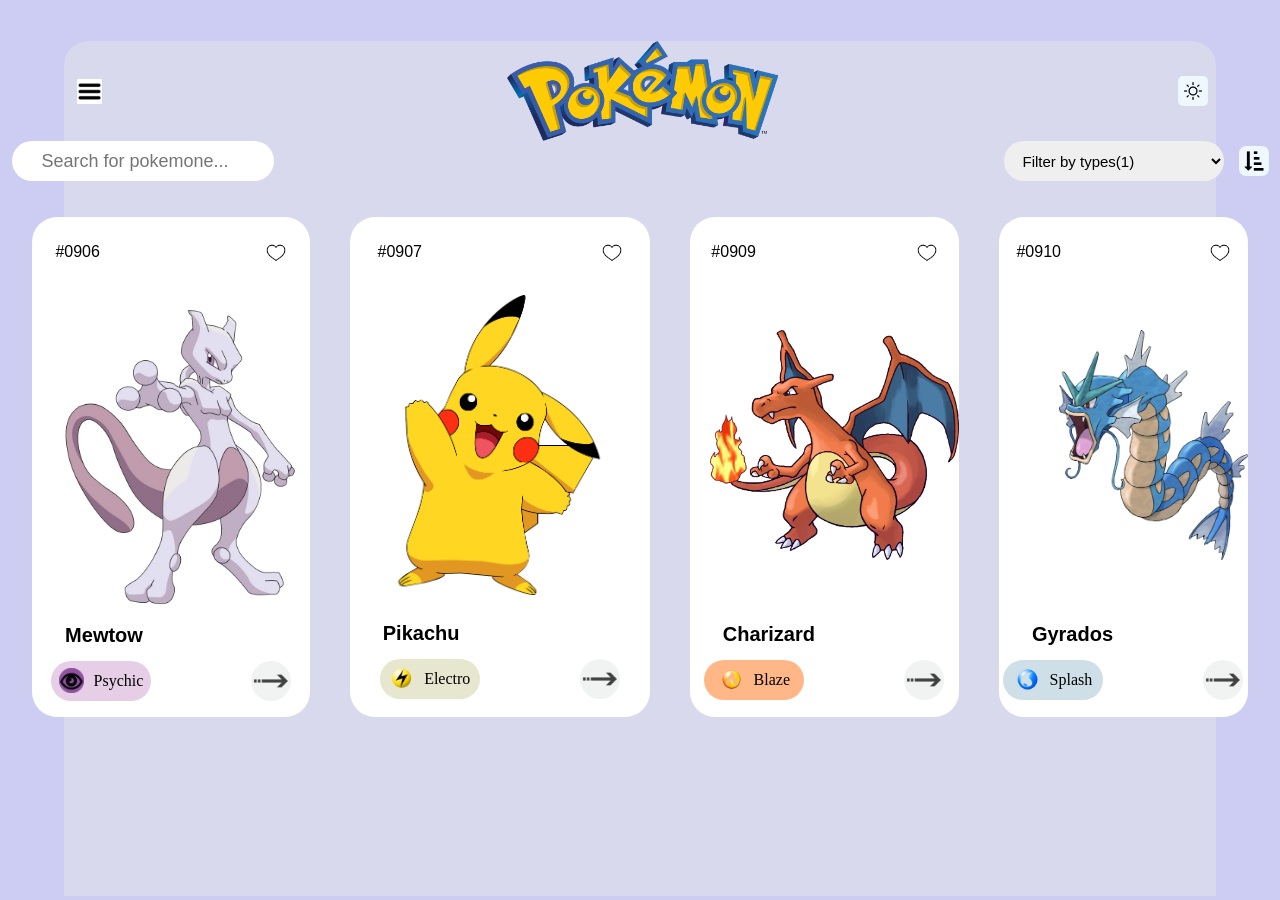
<file: Assignment 1/index.html>
<!doctype html>
<html lang="en">
  <head>
    <meta charset="UTF-8" />
    <meta name="viewport" content="width=device-width, initial-scale=1.0" />
    <title>PokeVerse - Explore Your Favorite Pokémon</title>
    <meta name="description" content="PokeVerse is a Pokémon-themed web page built using HTML and CSS. Explore Pokémon cards, search your favorite characters, and enjoy a clean modern UI design.">
    <link rel="stylesheet" href="style.css" />
    <link
      rel="stylesheet"
      href="https://cdnjs.cloudflare.com/ajax/libs/font-awesome/6.5.1/css/all.min.css"/>
      <link rel="icon" type="image/png" href="./pokeball.png">
  </head>
  <body>
    <div id="container">
      <div id="nav">
        <img id="menubar" src="./images.png" alt="" />
        <img id="pokelogo" src="./pngegg.png" alt="image not found" />
        <div id="nightmode">
          <img id="sun" src="./sun.png" alt="" />
        </div>
      </div>

      <div id="header">
        <input type="text"placeholder="Search for pokemone..."id="inputpoke"/>
        <div id="right">
          <select name="Filter " id="Filter">
            <option>Filter by types(1)</option>
          </select>
          <img src="./sort button.png" alt="not found" id="sortbutton" />
        </div>

      </div>
      <br><br>

      <div id="mainbody">
        <div class="all" id="card1">
          <div id="top"><p id="code">#0906</p> <img id="heart" src="./heart button.png" alt=""> </div> <br>
          <img id="mew" src="./mewtow.png" alt=""><br>
          <h1>Mewtow</h1>
          <div id="bottom">
              <div class="attack">
                <img id="mewatk" src="./energymew.png"alt="">
                <p id="atk_nme">Psychic</p>
              </div>
              <img  id="arrow" src="./arrow.png" alt="">
          </div>
        </div>
        <div class="all" id="card2">
          <div id="top"><p id="code">#0907</p> <img id="heart" src="./heart button.png" alt=""> </div> <br>
          <img id="pika" src="./pikachu (1).png" alt=""><br><br>
          <h1>Pikachu</h1>
          <div id="bottom">
              <div class="attack2">
                <img id="mewatk" src="./pika atk.png"alt="">
                <p id="atk_nme">Electro</p>
              </div>
              <img  id="arrow" src="./arrow.png" alt="">
          </div> 
        </div>
        <div class="all" id="card3">
          <div id="top"><p id="code">#0909</p> <img id="heart" src="./heart button.png" alt=""> </div> <br>
          <img id="chari" src="./charizard.png" alt=""><br><br><br><br>
          <h1>Charizard</h1> 
          <div id="bottom">
              <div class="attack3">
                <img id="mewatk" src="./fire logo.png"alt="">
                <p id="atk_nme">Blaze</p>
              </div>
              <img  id="arrow" src="./arrow.png" alt="">
          </div>
          </div>
          <div class="all" id="card4">
            <div id="top"><p id="code">#0910</p> <img id="heart" src="./heart button.png" alt=""> </div> <br>
          <img id="gly" src="./gly.png" alt=""><br><br><br><br>
          <h1>Gyrados</h1>
          <div id="bottom">
              <div class="attack4">
                <img id="mewatk" src="./splash.png"alt="">
                <p id="atk_nme">Splash</p>
              </div>
              <img  id="arrow" src="./arrow.png" alt="">
          </div>
          </div>
        </div>   
        </div>
    </div>
  </body> 
</html>
</file>
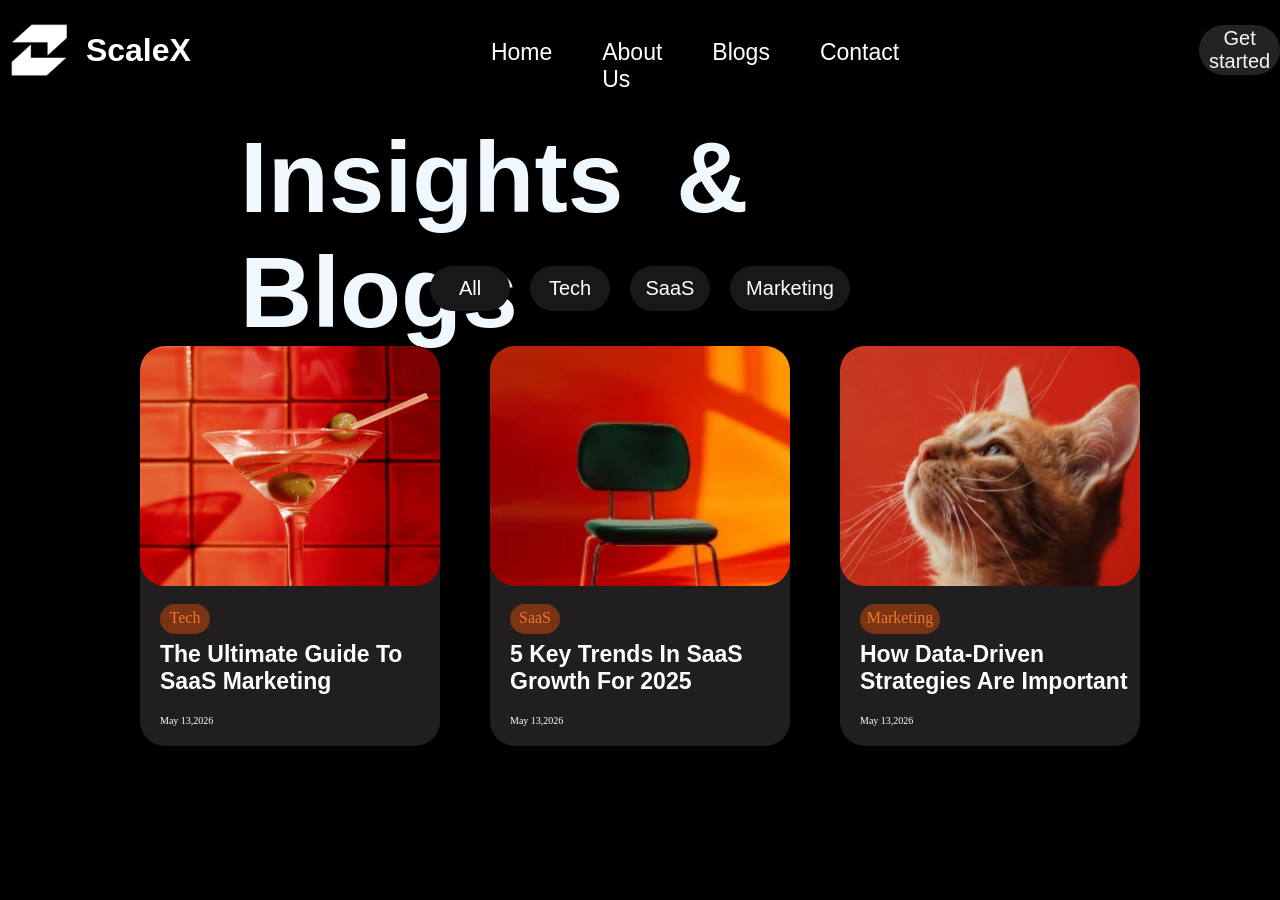
<file: assignment 2/index.html>
<!DOCTYPE html>
<html lang="en">
<head>
    <meta charset="UTF-8">
    <meta name="viewport" content="width=device-width, initial-scale=1.0">

    <title>Document</title>
    <link rel="stylesheet" href="style.css">
</head>
<body> 

        <div id="navbar">
            <div id="logoname">
                <img src="./logo X.png" alt="not found" class="logo">
                <h1 class="name" >ScaleX</h1>
            </div>
            <div id="menubar">
                <span class="menuopt" >Home</span>
                <span class="menuopt" >About Us</span>
                <span class="menuopt" >Blogs</span>
                <span class="menuopt" >Contact</span>
            </div>
                <button id="getstarted">Get started</button>
            </div>
            <div id="heading">
            <h1 class="H">Insights & Blogs</h1>
            </div><br>
        
            <div id="options">
                <span class="opt" >All</span>
                <span class="opt" >Tech</span>
                <span class="opt" >SaaS</span>
                <span class="opt1" >Marketing</span>
            </div><br>


        <div id="mainbody">
            <div class="card">
                <div  class="imag"   id="img1"></div>
                <div class="content1"><br>
                    <p class="T1">Tech</p>
                    <h3 id="text1">The Ultimate Guide To <br>SaaS Marketing</h3><br><br><br>
                    <p class="date">May 13,2026</p>
                </div>
            </div> 
            
            <div class="card">
                <div class="imag" id="img2"></div>
                <div class="content2"><br>
                <p class="T2">SaaS</p>
                    <h3 id="text2">5 Key Trends In SaaS<br>Growth For 2025</h3><br><br><br>
                    <p class="date">May 13,2026</p>
            </div>
            </div>
            <div class="card">
                <div class="imag" id="img3"></div>
                <div class="content3"><br>
                <p class="T3">Marketing</p>
                    <h3 id="text3">How Data-Driven<br>Strategies Are Important</h3><br><br><br> 
                    <p class="date">May 13,2026</p>
            </div>
            </div>
            
        </div>
</file>
<file: Assignment 1/style.css>
*{
    margin: 0;
    padding: 0;
    box-sizing: border-box;
}

html,body{
    background-color: rgb(205, 205, 243);
    height: 100%;
    width: 100%;
    display: flex;
    justify-content: center;
    align-items: center;
}
#container{ 
    height: 95vh;
    width: 90vw;
    background-color: rgb(217, 217, 238);
    gap: 190px;
    margin-top: 37px;
    border-top-left-radius:25px;
    border-top-right-radius:25px;


}
#pokelogo{
    height: 100px;
    transition-duration: 0.6s;
}
#pokelogo:hover{
    transform: scale(1.1);
}

#menubar{
    height: 35px;  
    padding: 5px;
    border-radius:6px;
}
#menubar:hover{
    transform: scale(1.1);
    color: aliceblue;
    cursor: pointer;
}
#nightmode{
    display: flex;
    height: 30px;
    background-color: aliceblue;
    padding: 6px;
border-radius: 5px;
}
#sun{
    height: 30;
    transition-duration: 0.6s ;
}
#nav{
    height: 100px;
    width: 100%;
    display: flex;
    justify-content: center;
    align-items: center;
    gap:400px;
}
#sun:hover{
    transform:scale(1.3);  
    cursor: pointer;
}

#inputpoke{
    border: none;    
    height: 40px;
    width: 300px;
    border-radius:20px;
    padding-left: 30px;
    font-size: 18px;
    transition: transform 0.5s;
}

#Filter{
    border: none;
    height: 40px;
    width: 220px;
    border-radius:20px;
    padding-left: 15px;
    font-size: 15px;
    transition-duration: 0.6s;

}

#header{
    display:flex;
    justify-content: center;
    gap: 730px;
    align-items: center;
}

#Filter:hover{
    transform: scale(1.1);
}

#inputpoke:hover{
    transform: scale(1.1);
    cursor: pointer;
}
#sortbutton{
    border:none;
    background-color: aliceblue;
    border-radius: 7px;
    height: 30px;
    padding: 4px;
    transition-duration: 0.6s ; 
}
#sortbutton:hover{
    transform: scale(1.1);
    cursor: pointer;
}

#mainbody{
    display: flex;
    justify-content: center;
    gap: 40px;
    width:100%;
    height: 500px;
    background-color: rgba(0, 255, 255, 0);
    margin-bottom: 30px;
    position: relative;
}

.all{
    height: 100%;
    width:300px ;
    background-color: rgb(255, 255, 255);
    border-radius: 25px;
    transition: all 0.3s;
}
.all:hover{
    transform: scale(1.05);
    box-shadow: 0 0 20px 10px rgba(116, 87, 116, 0.499);
    cursor: pointer;
}


#right{
    display: flex;
    justify-content: center;
    align-items: center;
    gap: 15px;
}

#top{
    background-color: rgba(255, 235, 205, 0);
    display: flex;
    justify-content: center;
    align-items: center;
    height: 30px;
    margin-top:20px ;
    gap: 60%;
}
#code{
    font-family: 'Gill Sans', 'Gill Sans MT', Calibri, 'Trebuchet MS', sans-serif;
}

#heart{
    height: 20px;
}

#mew{
    height: 330px;
    margin-left: 22px;
    border-radius: 50px;
}

#bottom{
    display: flex;
    align-items: center;
    justify-content: center;
    gap: 100px;
    width: 100%;
    height: 67px;
    background-color: rgba(0, 0, 0, 0);
    border-radius: 25px;
}

h1{
    display: flex;
    margin-left: 33px;
    margin-top: 5px;
    font-size: 20px;
    font-family: Arial, Helvetica, sans-serif;
}

.attack{
    height: 40px;
    width: 100px;
    background-color: #e7cee7;
    display: flex;
    align-items: center;
    justify-content: center;
    gap:10px;
    border-radius: 50px;
}

#mewatk{
    height:25px;
}

#arrow{
    height: 40px;
    background-color: rgb(241, 242, 242);
    border-radius: 50px;
}
#arrow:hover{
    box-shadow: 0 0 10px 1px rgba(0, 0, 0, 0.381);
}

#pika{
    height: 300px;
    margin-top: 10px;
}

.attack2{
    height: 40px;
    width: 100px;
    background-color: #e7e6ce;
    display: flex;
    align-items: center;
    justify-content: center;
    gap:10px;
    border-radius: 50px;
}


.attack3{
    height: 40px;
    width: 100px;
    background-color: #ff660077;
    display: flex;
    align-items: center;
    justify-content: center;
    gap:10px;
    border-radius: 50px;
}


.attack4{
    height: 40px;
    width: 100px;
    background-color: #cedfe7;
    display: flex;
    align-items: center;
    justify-content: center;
    gap:10px;
    border-radius: 50px;
}


#chari{
    height: 230px;
    margin-left:20px ;
    margin-top: 45px;
}


#gly{
    height: 230px;
    margin-left:60px ;
    margin-top: 45px;
} 


#btm{
    height: 100px;
    width:100%;
    background-color: aqua;
}


#btmcards{
    height: 100px;
    width:200px;
    background-color: rgb(255, 0, 0);
}
</file>
<file: assignment 2/style.css>
*{
    margin: 0;
    padding: 0;
    box-sizing: border-box;
}


html,body{
background-color: rgb(0, 0, 0);
    height: 100%;
    width: 100%;
}


#navbar{
    display: flex;
    justify-content: center;
    align-items: center;
    gap: 300px;
    height: 100px;
    width: 100%;
    background-color: rgba(255, 145, 0, 0);
}


.logo{

    height: 60px;

}


.name{
    font-family: 'Gill Sans', 'Gill Sans MT', Calibri, 'Trebuchet MS', sans-serif;
    color: white;
    transition-duration: 0.6s;
}


.name:hover{
    transform: scale(1.1);
    cursor: pointer;
}


#logoname{
    display: flex;
    align-items: center;
    gap: 10px;
    width: 200px;
    
}


#getstarted{
    height: 50%;
    width: 180px;
    font-family: 'Gill Sans', 'Gill Sans MT', Calibri, 'Trebuchet MS', sans-serif;
    font-size: 20px;
    border-radius: 140px;
    border: none;
    color: aliceblue;
    background-color: rgb(36, 35, 35);
    transition-duration: 0.6s;
}


#getstarted:hover{
    transform: scale(1.1);
    background-color: rgb(236, 80, 2);
    cursor: pointer;
}


#menubar{
    display: flex;
    justify-content: center;
    background-color: rgba(0, 255, 255, 0);
    gap: 50px;
    width: 450px;
    height: 23px;

}


.menuopt{
    height: 30px;
    font-size: 23px;
    font-family: 'Gill Sans', 'Gill Sans MT', Calibri, 'Trebuchet MS', sans-serif;
    color: white;
    transition-duration: 0.3s;
}


.menuopt:hover{
    transform: scale(1.1);
    color: rgb(236, 80, 2);
    cursor: pointer;
}


#heading{
    display: flex;
    justify-content: center;
    align-items: center;
    height: 140px;
    width: 100%;
    background-color: rgba(0, 0, 0, 0);
    color: aliceblue;
}


.H{
    font-family: 'Gill Sans', 'Gill Sans MT', Calibri, 'Trebuchet MS', sans-serif;
    font-size: 100px;
    height: 100px;
    width: 800px;
    word-spacing: 25px;
    font-weight: bolder;
}


#options{
    display: flex;
    justify-content: center;
    align-items: center;
    height: 60px;
    width: 100%;
    background-color: rgba(0, 0, 0, 0);
    gap: 20px;
}


.opt{
    display: flex;
    justify-content: center;
    align-items: center;
    height: 45px;
    width: 80px;
    font-family: 'Gill Sans', 'Gill Sans MT', Calibri, 'Trebuchet MS', sans-serif;
    font-size: 20px;
    color: rgb(255, 255, 255);
    background-color:#181818;
    border-radius: 100px; 
    transition-duration: 0.3s;
}


.opt1{
    display: flex;
    justify-content: center;
    align-items: center;
    height: 45px;
    width: 120px;
    font-family: 'Gill Sans', 'Gill Sans MT', Calibri, 'Trebuchet MS', sans-serif;
    font-size: 20px;
    color: rgb(255, 255, 255);
    background-color:#181818;
    border-radius: 100px; 
    transition-duration: 0.3s;
}


.opt:hover{
    transform: scale(1.1);
    cursor: pointer;
    background-color: rgb(236, 80, 2);
}


.opt1:hover{
    transform: scale(1.1);
    cursor: pointer;
    background-color: rgb(236, 80, 2);
}


#mainbody{
    margin-top: 10PX;
    display: flex;
    justify-content: center;
    gap: 50px;
    height: 500px;
    width: 100%;
    background-color: rgba(205, 0, 0, 0);
}


.card{
    height:80%;
    width: 300px;
    justify-content: center;
    background-color: rgb(32, 30, 30);
    border-radius: 25PX;
    transition-duration: 0.6s;
}


.card:hover{
    transform: scale(1.1);
    box-shadow: 0 0 25px 8px rgba(228, 80, 0, 0.725);
    cursor: pointer;
}


#img1{
    height: 60%;
    width: 100%;
    background-image:url(./glass.png);
    background-size:  cover;
    background-repeat: no-repeat;
    background-position-x: -15px;
    border-radius: 25px;
}


.content1{
    margin-left: 20px;
    height: 20px;
    width: 100%;
    bottom: 80px;
    margin-right: 300px;
    background-color: rgba(0, 0, 0, 0);
}


#text1{
    margin-top:7px ;
    color: white;
    /* background-color: bisque; */
    font-size: 25px;
    height: 20px;
    width: 100%;
    font-family: 'Gill Sans', 'Gill Sans MT', Calibri, 'Trebuchet MS', sans-serif;
    font-size: 23px;
}


.date{
    color: white;
    height: 10px;
    width: 100%;
    font-size: 10px;    
}


.T1{
    
    color: rgb(238, 119, 45);
    background-color: rgba(216, 76, 11, 0.486);
    height:30px;
    width: 50px;
    border-radius: 20px;
    text-align: center;
    padding-top: 5px;
}


#img2{
    height: 60%;
    width: 100%;
    background-image:url(./chair.png);
    background-size:  cover;
    background-repeat: no-repeat;
    border-radius: 25px;
}


.content2{
    margin-left: 20px;
    height: 20px;
    width: 100%;
    bottom: 80px;
    margin-right: 300px;
    background-color: rgba(0, 0, 0, 0);
}


#text2{
    margin-top:7px ;
    color: white;
    
    font-size: 25px;
    height: 20px;
    width: 100%;
    font-family: 'Gill Sans', 'Gill Sans MT', Calibri, 'Trebuchet MS', sans-serif;
    font-size: 23px;
}


.date{
    color: white;
    height: 10px;
    width: 100%;
    font-size: 10px;
    
}


.T2{
    
    color: rgb(238, 119, 45);
    background-color: rgba(216, 76, 11, 0.486);
    height:30px;
    width: 50px;
    border-radius: 20px;
    text-align: center;
    padding-top: 5px;
}


#img3{
    height: 60%;
    width: 100%;
    background-image:url(./cat.png);
    background-size:  cover;
    background-repeat: no-repeat;
    background-position-x: -5px;
    border-radius: 25px;
}

.content3{
    margin-left: 20px;
    height: 20px;
    width: 100%;
    bottom: 80px;
    margin-right: 300px;
    background-color: rgba(0, 0, 0, 0);

}
#text3{
    margin-top:7px ;
    color: white;
    /* background-color: bisque; */
    font-size: 25px;
    height: 20px;
    width: 100%;
    font-family: 'Gill Sans', 'Gill Sans MT', Calibri, 'Trebuchet MS', sans-serif;
    font-size: 23px;

}
.date{
    color: white;
    height: 10px;
    width: 100%;
    font-size: 10px;
    
}
.T3{
    
    color: rgb(238, 119, 45);
    background-color: rgba(216, 76, 11, 0.486);
    height:30px;
    width: 80px;
    border-radius: 20px;
    text-align: center;
    padding-top: 5px;
}
</file>
